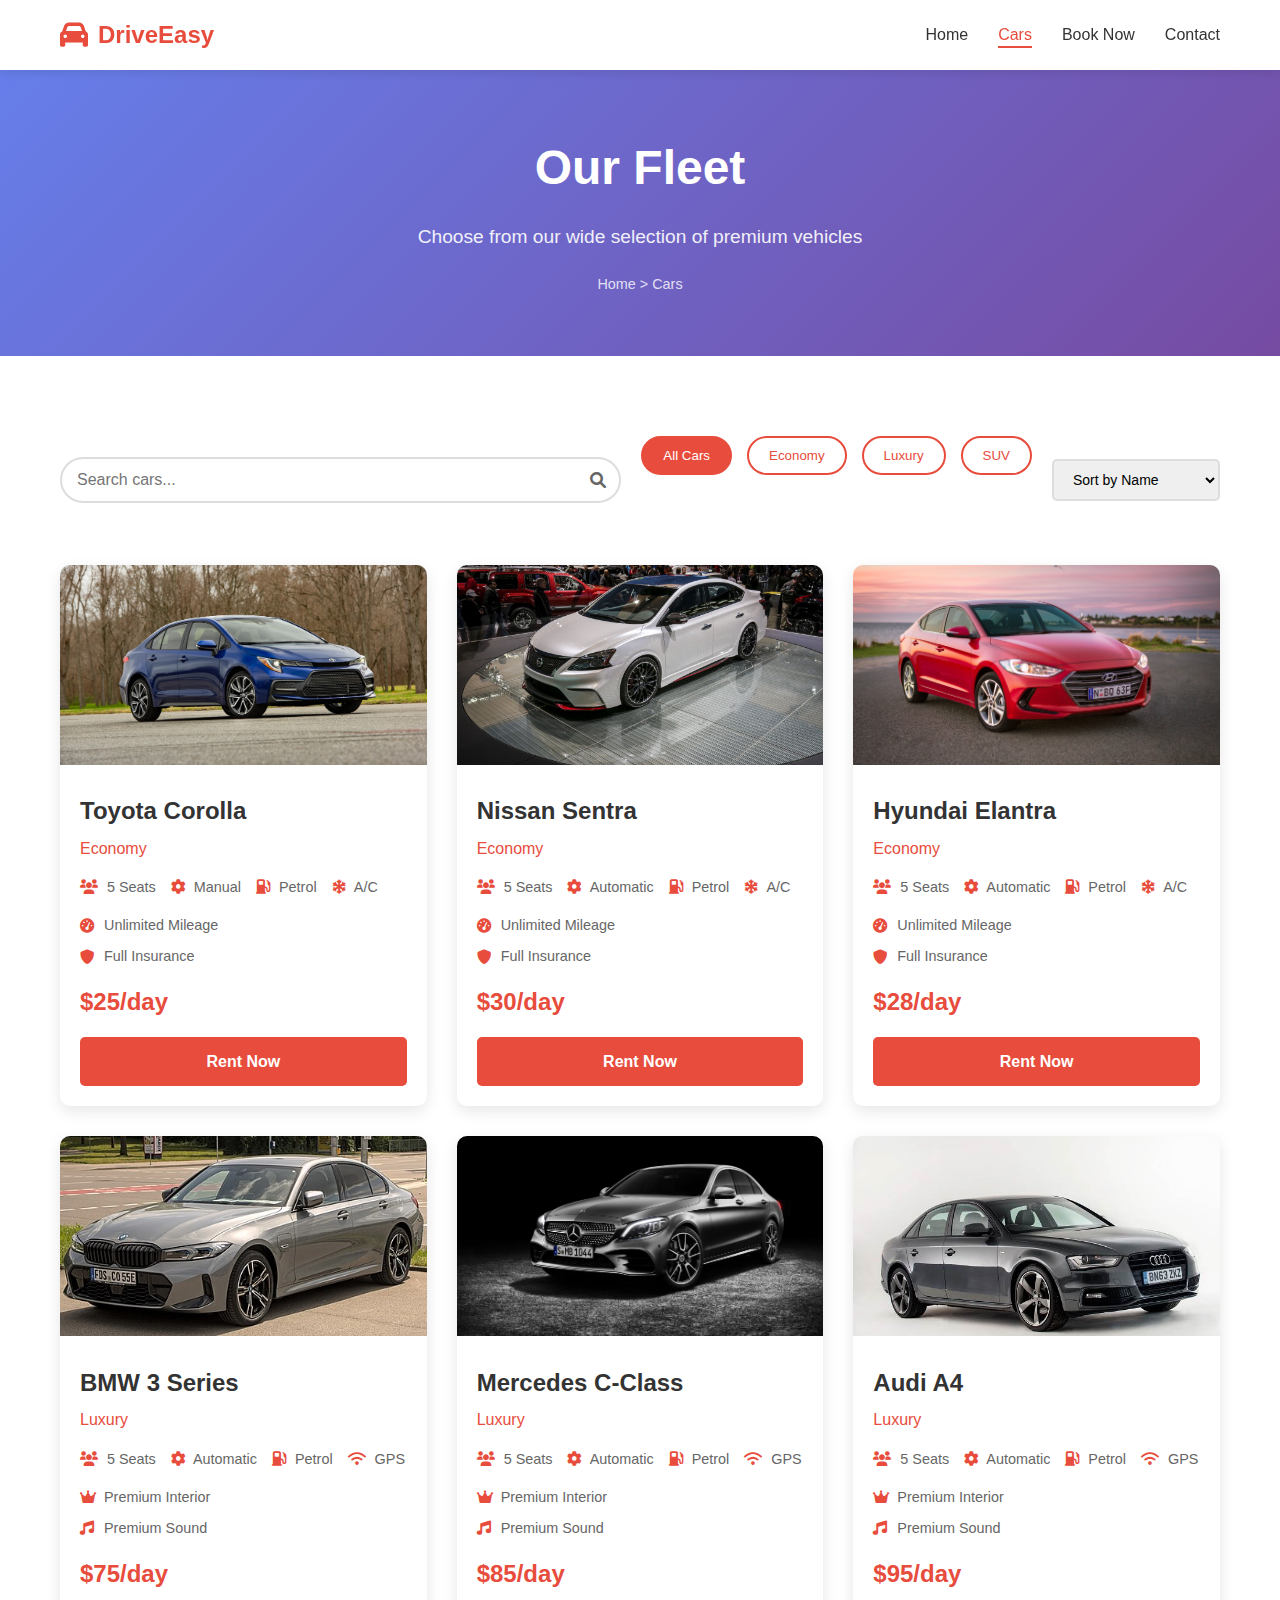
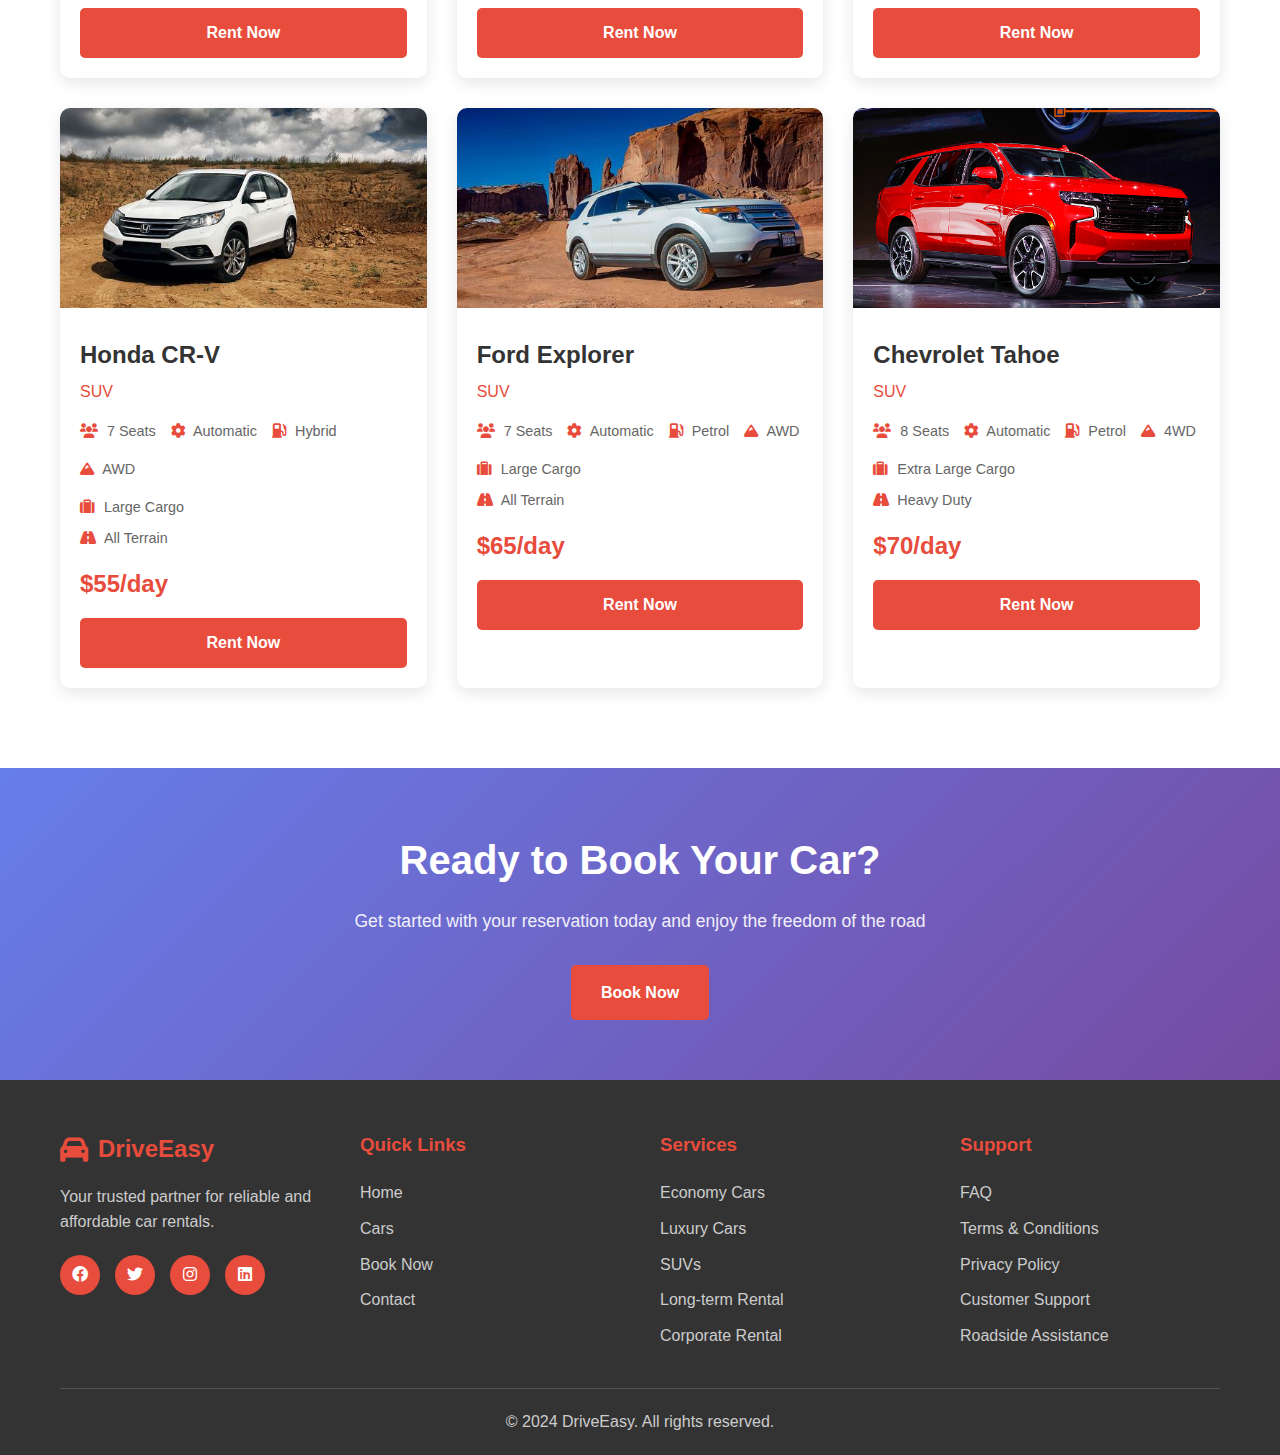
<file: cars.html>
<!DOCTYPE html>
<html lang="en">
<head>
    <meta charset="UTF-8">
    <meta name="viewport" content="width=device-width, initial-scale=1.0">
    <title>Our Cars - DriveEasy Car Rental</title>
    <link rel="stylesheet" href="styles.css">
    <link href="https://cdnjs.cloudflare.com/ajax/libs/font-awesome/6.0.0/css/all.min.css" rel="stylesheet">
</head>
<body>
    <!-- Navigation -->
    <nav class="navbar">
        <div class="nav-container">
            <div class="nav-logo">
                <i class="fas fa-car"></i>
                <span>DriveEasy</span>
            </div>
            <ul class="nav-menu">
                <li><a href="index.html">Home</a></li>
                <li><a href="cars.html" class="active">Cars</a></li>
                <li><a href="booking.html">Book Now</a></li>
                <li><a href="contact.html">Contact</a></li>
            </ul>
            <div class="hamburger">
                <span></span>
                <span></span>
                <span></span>
            </div>
        </div>
    </nav>

    <!-- Page Header -->
    <section class="page-header">
        <div class="container">
            <h1>Our Fleet</h1>
            <p>Choose from our wide selection of premium vehicles</p>
            <nav class="breadcrumb">
                <a href="index.html">Home</a> > <span>Cars</span>
            </nav>
        </div>
    </section>

    <!-- Cars Section -->
    <section class="cars-section">
        <div class="container">
            <!-- Search and Filter -->
            <div class="search-filter-section">
                <div class="search-box">
                    <input type="text" id="carSearch" placeholder="Search cars...">
                    <i class="fas fa-search"></i>
                </div>
                <div class="car-filters">
                    <button class="filter-btn active" data-filter="all">All Cars</button>
                    <button class="filter-btn" data-filter="economy">Economy</button>
                    <button class="filter-btn" data-filter="luxury">Luxury</button>
                    <button class="filter-btn" data-filter="suv">SUV</button>
                </div>
                <div class="sort-options">
                    <select id="sortCars">
                        <option value="name">Sort by Name</option>
                        <option value="price-low">Price: Low to High</option>
                        <option value="price-high">Price: High to Low</option>
                        <option value="seats">Number of Seats</option>
                    </select>
                </div>
            </div>

            <!-- Cars Grid -->
            <div class="cars-grid" id="carsGrid">
                <!-- Economy Cars -->
                <div class="car-card" data-category="economy" data-price="25" data-name="Toyota Corolla" data-seats="5">
                    <img src="Toyota Corolla.jpeg" alt="Toyota Corolla">
                    <div class="car-info">
                        <h3>Toyota Corolla</h3>
                        <p class="car-type">Economy</p>
                        <div class="car-features">
                            <span><i class="fas fa-users"></i> 5 Seats</span>
                            <span><i class="fas fa-cog"></i> Manual</span>
                            <span><i class="fas fa-gas-pump"></i> Petrol</span>
                            <span><i class="fas fa-snowflake"></i> A/C</span>
                        </div>
                        <div class="car-specs">
                            <div class="spec">
                                <i class="fas fa-tachometer-alt"></i>
                                <span>Unlimited Mileage</span>
                            </div>
                            <div class="spec">
                                <i class="fas fa-shield-alt"></i>
                                <span>Full Insurance</span>
                            </div>
                        </div>
                        <div class="car-price">$25/day</div>
                        <a href="booking.html?car=Toyota Corolla&price=25" class="rent-btn">Rent Now</a>
                    </div>
                </div>

                <div class="car-card" data-category="economy" data-price="30" data-name="Nissan Sentra" data-seats="5">
                    <img src="Nissan Sentra.jpg" alt="Nissan Sentra">
                    <div class="car-info">
                        <h3>Nissan Sentra</h3>
                        <p class="car-type">Economy</p>
                        <div class="car-features">
                            <span><i class="fas fa-users"></i> 5 Seats</span>
                            <span><i class="fas fa-cog"></i> Automatic</span>
                            <span><i class="fas fa-gas-pump"></i> Petrol</span>
                            <span><i class="fas fa-snowflake"></i> A/C</span>
                        </div>
                        <div class="car-specs">
                            <div class="spec">
                                <i class="fas fa-tachometer-alt"></i>
                                <span>Unlimited Mileage</span>
                            </div>
                            <div class="spec">
                                <i class="fas fa-shield-alt"></i>
                                <span>Full Insurance</span>
                            </div>
                        </div>
                        <div class="car-price">$30/day</div>
                        <a href="booking.html?car=Nissan Sentra&price=30" class="rent-btn">Rent Now</a>
                    </div>
                </div>

                <div class="car-card" data-category="economy" data-price="28" data-name="Hyundai Elantra" data-seats="5">
                    <img src="Hyundai Elantra.jpeg" alt="Hyundai Elantra">
                    <div class="car-info">
                        <h3>Hyundai Elantra</h3>
                        <p class="car-type">Economy</p>
                        <div class="car-features">
                            <span><i class="fas fa-users"></i> 5 Seats</span>
                            <span><i class="fas fa-cog"></i> Automatic</span>
                            <span><i class="fas fa-gas-pump"></i> Petrol</span>
                            <span><i class="fas fa-snowflake"></i> A/C</span>
                        </div>
                        <div class="car-specs">
                            <div class="spec">
                                <i class="fas fa-tachometer-alt"></i>
                                <span>Unlimited Mileage</span>
                            </div>
                            <div class="spec">
                                <i class="fas fa-shield-alt"></i>
                                <span>Full Insurance</span>
                            </div>
                        </div>
                        <div class="car-price">$28/day</div>
                        <a href="booking.html?car=Hyundai Elantra&price=28" class="rent-btn">Rent Now</a>
                    </div>
                </div>

                <!-- Luxury Cars -->
                <div class="car-card" data-category="luxury" data-price="75" data-name="BMW 3 Series" data-seats="5">
                    <img src="BMW 3 Series.jpg" alt="BMW 3 Series">
                    <div class="car-info">
                        <h3>BMW 3 Series</h3>
                        <p class="car-type">Luxury</p>
                        <div class="car-features">
                            <span><i class="fas fa-users"></i> 5 Seats</span>
                            <span><i class="fas fa-cog"></i> Automatic</span>
                            <span><i class="fas fa-gas-pump"></i> Petrol</span>
                            <span><i class="fas fa-wifi"></i> GPS</span>
                        </div>
                        <div class="car-specs">
                            <div class="spec">
                                <i class="fas fa-crown"></i>
                                <span>Premium Interior</span>
                            </div>
                            <div class="spec">
                                <i class="fas fa-music"></i>
                                <span>Premium Sound</span>
                            </div>
                        </div>
                        <div class="car-price">$75/day</div>
                        <a href="booking.html?car=BMW 3 Series&price=75" class="rent-btn">Rent Now</a>
                    </div>
                </div>

                <div class="car-card" data-category="luxury" data-price="85" data-name="Mercedes C-Class" data-seats="5">
                    <img src="Mercedes C-Class.jpeg" alt="Mercedes C-Class">
                    <div class="car-info">
                        <h3>Mercedes C-Class</h3>
                        <p class="car-type">Luxury</p>
                        <div class="car-features">
                            <span><i class="fas fa-users"></i> 5 Seats</span>
                            <span><i class="fas fa-cog"></i> Automatic</span>
                            <span><i class="fas fa-gas-pump"></i> Petrol</span>
                            <span><i class="fas fa-wifi"></i> GPS</span>
                        </div>
                        <div class="car-specs">
                            <div class="spec">
                                <i class="fas fa-crown"></i>
                                <span>Premium Interior</span>
                            </div>
                            <div class="spec">
                                <i class="fas fa-music"></i>
                                <span>Premium Sound</span>
                            </div>
                        </div>
                        <div class="car-price">$85/day</div>
                        <a href="booking.html?car=Mercedes C-Class&price=85" class="rent-btn">Rent Now</a>
                    </div>
                </div>

                <div class="car-card" data-category="luxury" data-price="95" data-name="Audi A4" data-seats="5">
                    <img src="Audi A4.jpeg" alt="Audi A4">
                    <div class="car-info">
                        <h3>Audi A4</h3>
                        <p class="car-type">Luxury</p>
                        <div class="car-features">
                            <span><i class="fas fa-users"></i> 5 Seats</span>
                            <span><i class="fas fa-cog"></i> Automatic</span>
                            <span><i class="fas fa-gas-pump"></i> Petrol</span>
                            <span><i class="fas fa-wifi"></i> GPS</span>
                        </div>
                        <div class="car-specs">
                            <div class="spec">
                                <i class="fas fa-crown"></i>
                                <span>Premium Interior</span>
                            </div>
                            <div class="spec">
                                <i class="fas fa-music"></i>
                                <span>Premium Sound</span>
                            </div>
                        </div>
                        <div class="car-price">$95/day</div>
                        <a href="booking.html?car=Audi A4&price=95" class="rent-btn">Rent Now</a>
                    </div>
                </div>

                <!-- SUV Cars -->
                <div class="car-card" data-category="suv" data-price="55" data-name="Honda CR-V" data-seats="7">
                    <img src="Honda CR-V.jpeg" alt="Honda CR-V">
                    <div class="car-info">
                        <h3>Honda CR-V</h3>
                        <p class="car-type">SUV</p>
                        <div class="car-features">
                            <span><i class="fas fa-users"></i> 7 Seats</span>
                            <span><i class="fas fa-cog"></i> Automatic</span>
                            <span><i class="fas fa-gas-pump"></i> Hybrid</span>
                            <span><i class="fas fa-mountain"></i> AWD</span>
                        </div>
                        <div class="car-specs">
                            <div class="spec">
                                <i class="fas fa-suitcase"></i>
                                <span>Large Cargo</span>
                            </div>
                            <div class="spec">
                                <i class="fas fa-road"></i>
                                <span>All Terrain</span>
                            </div>
                        </div>
                        <div class="car-price">$55/day</div>
                        <a href="booking.html?car=Honda CR-V&price=55" class="rent-btn">Rent Now</a>
                    </div>
                </div>

                <div class="car-card" data-category="suv" data-price="65" data-name="Ford Explorer" data-seats="7">
                    <img src="Ford Explorer.jpeg" alt="Ford Explorer">
                    <div class="car-info">
                        <h3>Ford Explorer</h3>
                        <p class="car-type">SUV</p>
                        <div class="car-features">
                            <span><i class="fas fa-users"></i> 7 Seats</span>
                            <span><i class="fas fa-cog"></i> Automatic</span>
                            <span><i class="fas fa-gas-pump"></i> Petrol</span>
                            <span><i class="fas fa-mountain"></i> AWD</span>
                        </div>
                        <div class="car-specs">
                            <div class="spec">
                                <i class="fas fa-suitcase"></i>
                                <span>Large Cargo</span>
                            </div>
                            <div class="spec">
                                <i class="fas fa-road"></i>
                                <span>All Terrain</span>
                            </div>
                        </div>
                        <div class="car-price">$65/day</div>
                        <a href="booking.html?car=Ford Explorer&price=65" class="rent-btn">Rent Now</a>
                    </div>
                </div>

                <div class="car-card" data-category="suv" data-price="70" data-name="Chevrolet Tahoe" data-seats="8">
                    <img src="Chevrolet Tahoe.jpg" alt="Chevrolet Tahoe">
                    <div class="car-info">
                        <h3>Chevrolet Tahoe</h3>
                        <p class="car-type">SUV</p>
                        <div class="car-features">
                            <span><i class="fas fa-users"></i> 8 Seats</span>
                            <span><i class="fas fa-cog"></i> Automatic</span>
                            <span><i class="fas fa-gas-pump"></i> Petrol</span>
                            <span><i class="fas fa-mountain"></i> 4WD</span>
                        </div>
                        <div class="car-specs">
                            <div class="spec">
                                <i class="fas fa-suitcase"></i>
                                <span>Extra Large Cargo</span>
                            </div>
                            <div class="spec">
                                <i class="fas fa-road"></i>
                                <span>Heavy Duty</span>
                            </div>
                        </div>
                        <div class="car-price">$70/day</div>
                        <a href="booking.html?car=Chevrolet Tahoe&price=70" class="rent-btn">Rent Now</a>
                    </div>
                </div>
            </div>

            <!-- No Results Message -->
            <div id="noResults" class="no-results" style="display: none;">
                <i class="fas fa-search"></i>
                <h3>No cars found</h3>
                <p>Try adjusting your search or filter criteria</p>
            </div>
        </div>
    </section>

    <!-- Call to Action -->
    <section class="cta-section">
        <div class="container">
            <h2>Ready to Book Your Car?</h2>
            <p>Get started with your reservation today and enjoy the freedom of the road</p>
            <a href="booking.html" class="cta-button">Book Now</a>
        </div>
    </section>

    <!-- Footer -->
    <footer class="footer">
        <div class="container">
            <div class="footer-content">
                <div class="footer-section">
                    <div class="footer-logo">
                        <i class="fas fa-car"></i>
                        <span>DriveEasy</span>
                    </div>
                    <p>Your trusted partner for reliable and affordable car rentals.</p>
                    <div class="social-links">
                        <a href="#"><i class="fab fa-facebook"></i></a>
                        <a href="#"><i class="fab fa-twitter"></i></a>
                        <a href="#"><i class="fab fa-instagram"></i></a>
                        <a href="#"><i class="fab fa-linkedin"></i></a>
                    </div>
                </div>
                <div class="footer-section">
                    <h3>Quick Links</h3>
                    <ul>
                        <li><a href="index.html">Home</a></li>
                        <li><a href="cars.html">Cars</a></li>
                        <li><a href="booking.html">Book Now</a></li>
                        <li><a href="contact.html">Contact</a></li>
                    </ul>
                </div>
                <div class="footer-section">
                    <h3>Services</h3>
                    <ul>
                        <li><a href="cars.html?filter=economy">Economy Cars</a></li>
                        <li><a href="cars.html?filter=luxury">Luxury Cars</a></li>
                        <li><a href="cars.html?filter=suv">SUVs</a></li>
                        <li><a href="#">Long-term Rental</a></li>
                        <li><a href="#">Corporate Rental</a></li>
                    </ul>
                </div>
                <div class="footer-section">
                    <h3>Support</h3>
                    <ul>
                        <li><a href="#">FAQ</a></li>
                        <li><a href="#">Terms & Conditions</a></li>
                        <li><a href="#">Privacy Policy</a></li>
                        <li><a href="contact.html">Customer Support</a></li>
                        <li><a href="#">Roadside Assistance</a></li>
                    </ul>
                </div>
            </div>
            <div class="footer-bottom">
                <p>&copy; 2024 DriveEasy. All rights reserved.</p>
            </div>
        </div>
    </footer>

    <script src="script.js"></script>
</body>
</html>
</file>
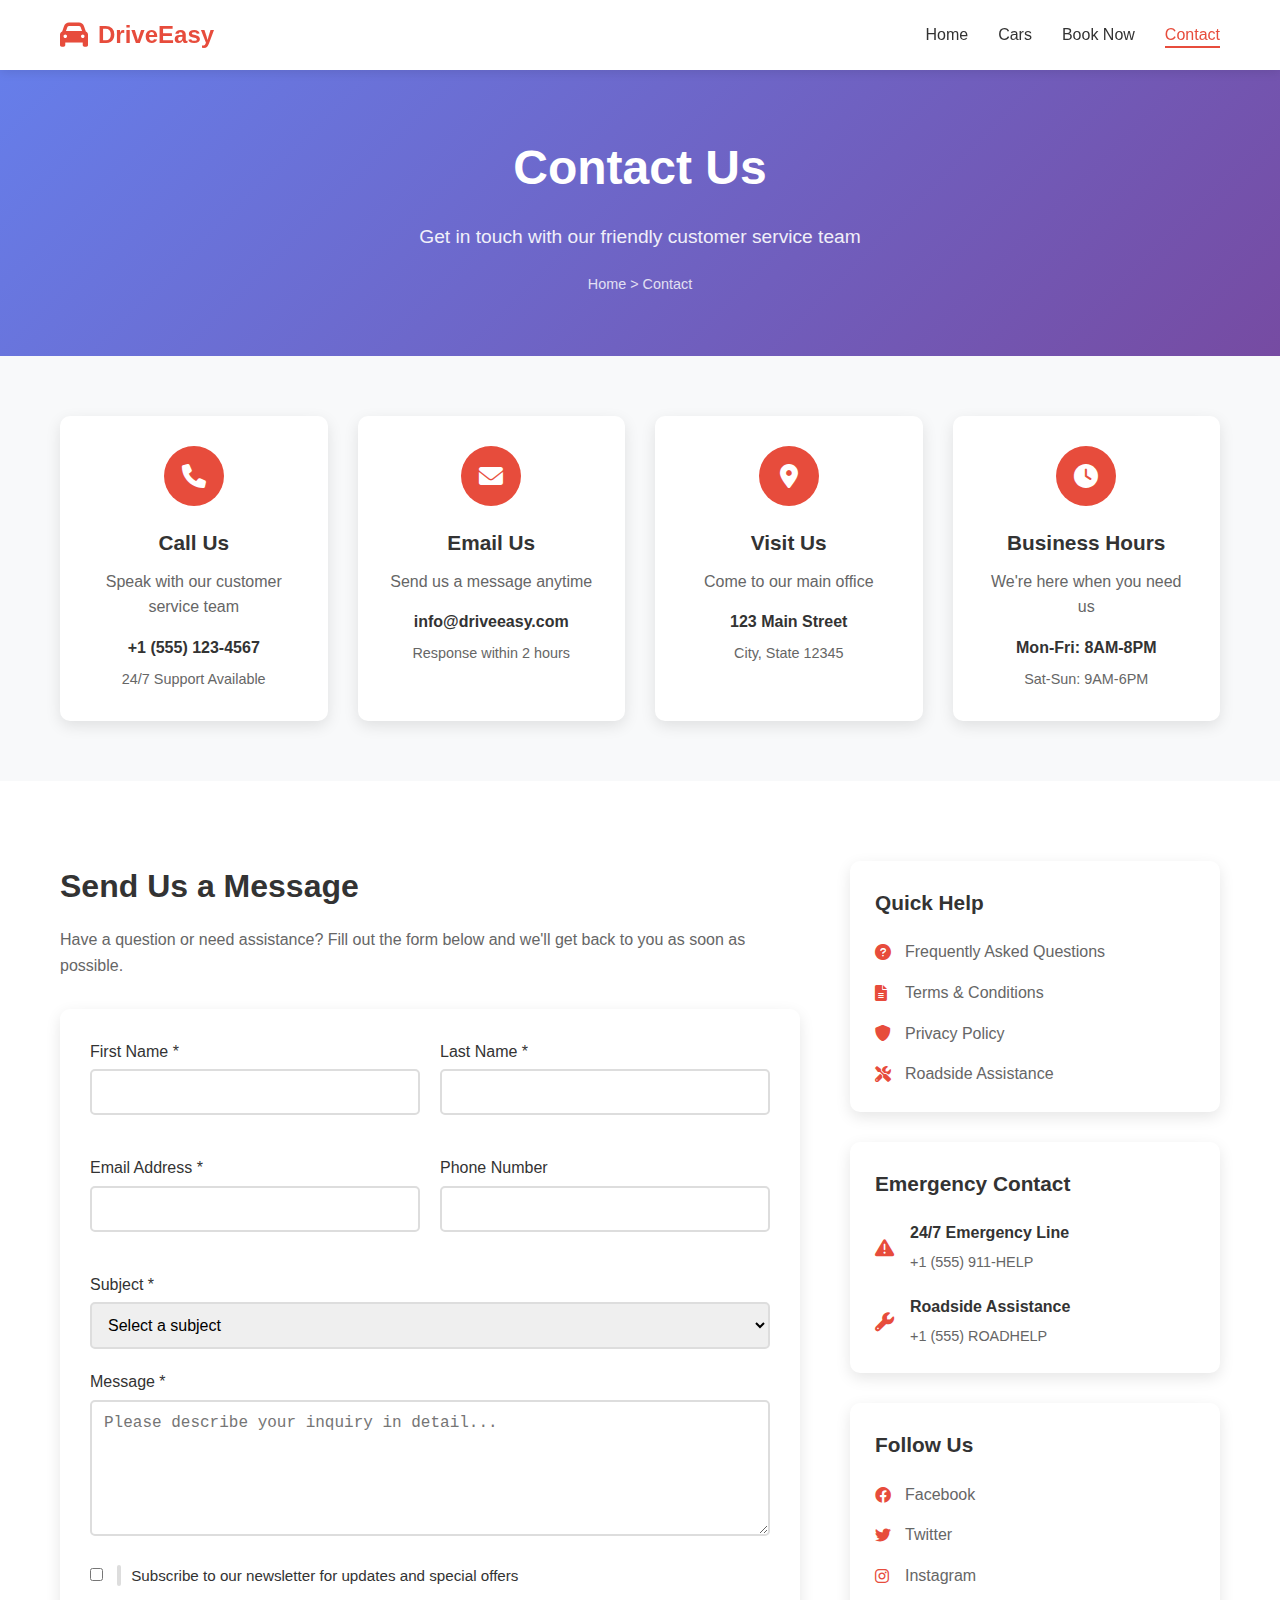
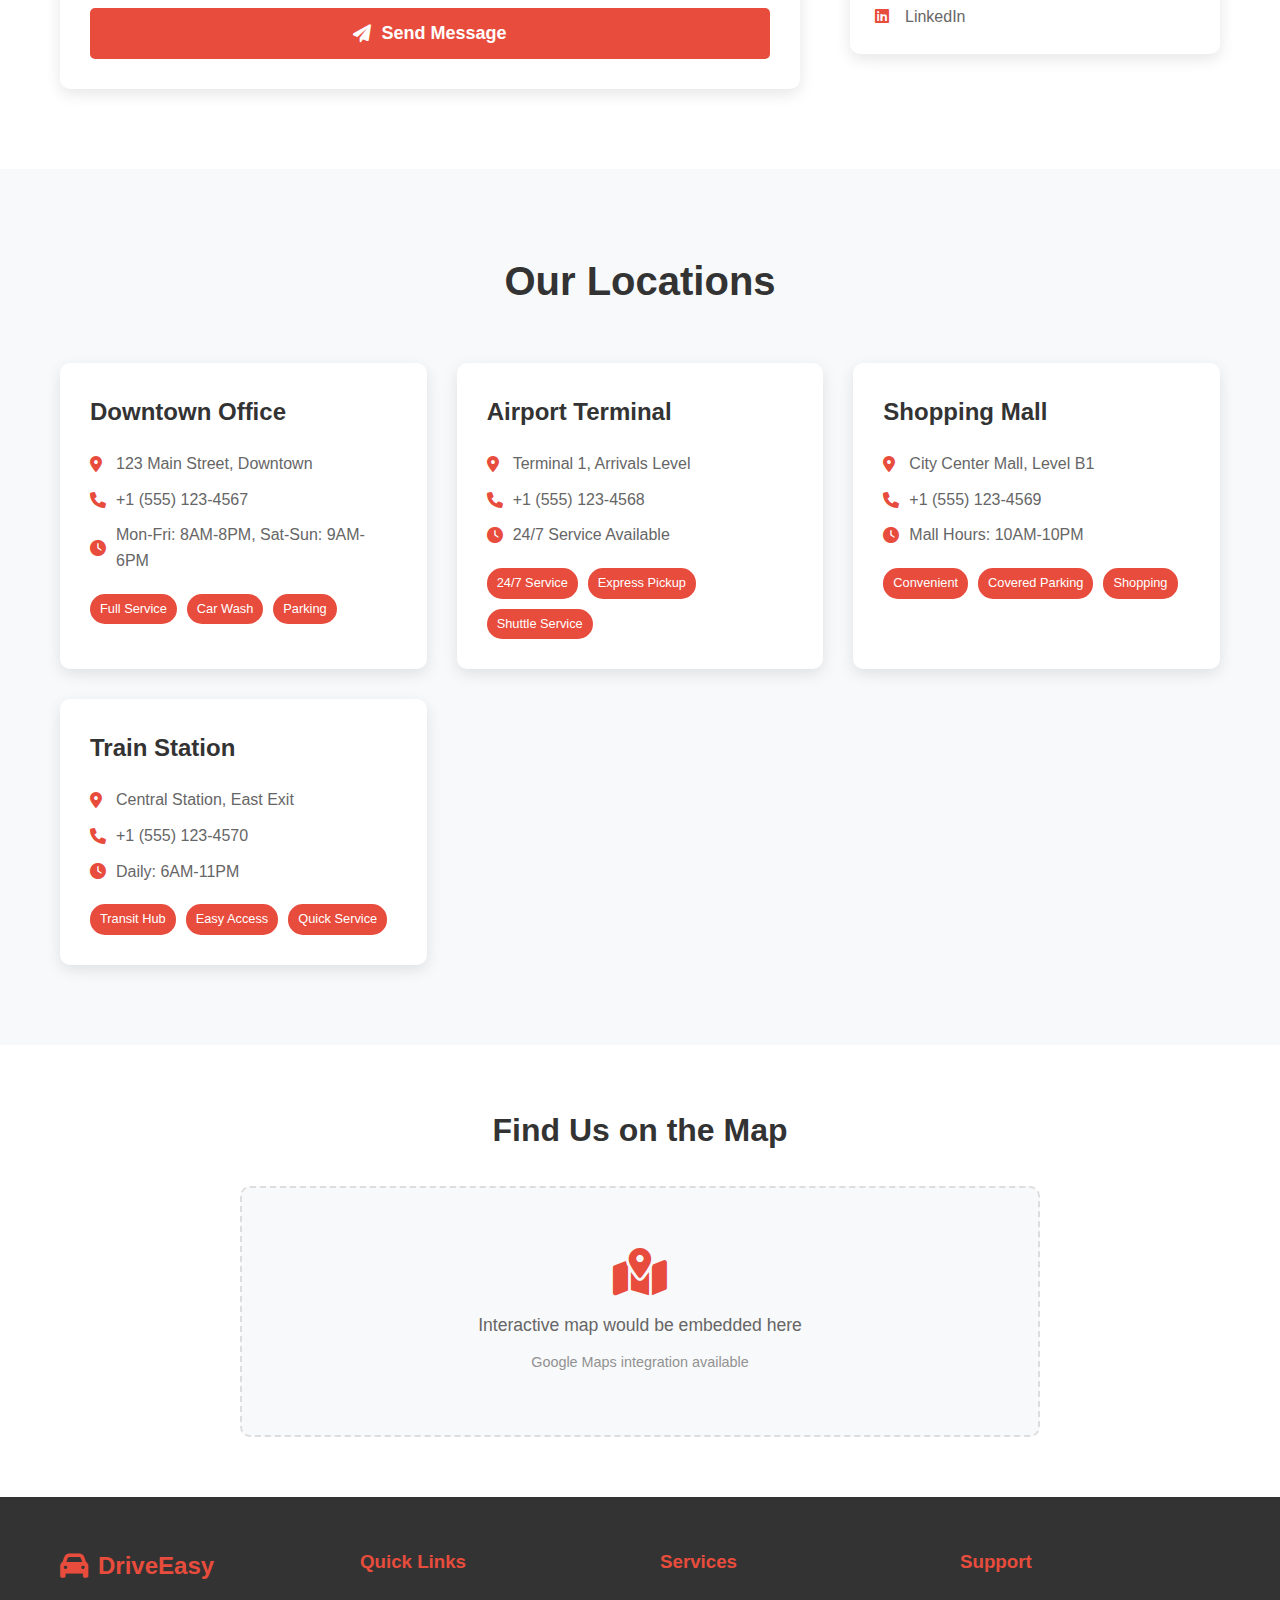
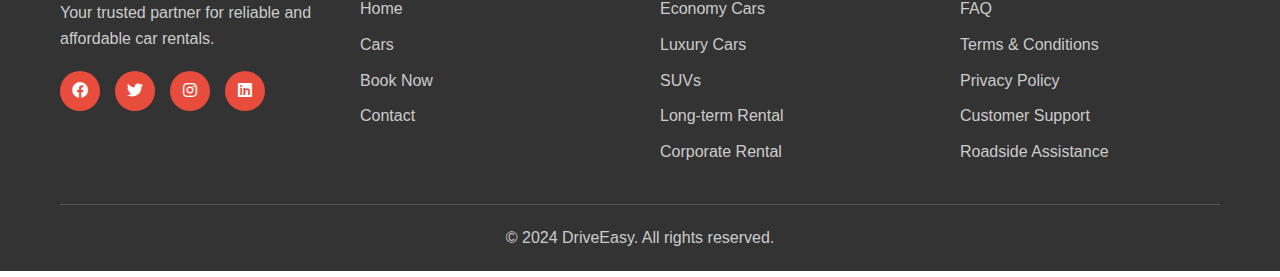
<file: contact.html>
<!DOCTYPE html>
<html lang="en">
<head>
    <meta charset="UTF-8">
    <meta name="viewport" content="width=device-width, initial-scale=1.0">
    <title>Contact Us - DriveEasy Car Rental</title>
    <link rel="stylesheet" href="styles.css">
    <link href="https://cdnjs.cloudflare.com/ajax/libs/font-awesome/6.0.0/css/all.min.css" rel="stylesheet">
</head>
<body>
    <!-- Navigation -->
    <nav class="navbar">
        <div class="nav-container">
            <div class="nav-logo">
                <i class="fas fa-car"></i>
                <span>DriveEasy</span>
            </div>
            <ul class="nav-menu">
                <li><a href="index.html">Home</a></li>
                <li><a href="cars.html">Cars</a></li>
                <li><a href="booking.html">Book Now</a></li>
                <li><a href="contact.html" class="active">Contact</a></li>
            </ul>
            <div class="hamburger">
                <span></span>
                <span></span>
                <span></span>
            </div>
        </div>
    </nav>

    <!-- Page Header -->
    <section class="page-header">
        <div class="container">
            <h1>Contact Us</h1>
            <p>Get in touch with our friendly customer service team</p>
            <nav class="breadcrumb">
                <a href="index.html">Home</a> > <span>Contact</span>
            </nav>
        </div>
    </section>

    <!-- Contact Information -->
    <section class="contact-info-section">
        <div class="container">
            <div class="contact-info-grid">
                <div class="contact-card">
                    <div class="contact-icon">
                        <i class="fas fa-phone"></i>
                    </div>
                    <h3>Call Us</h3>
                    <p>Speak with our customer service team</p>
                    <div class="contact-details">
                        <strong>+1 (555) 123-4567</strong>
                        <span>24/7 Support Available</span>
                    </div>
                </div>
                <div class="contact-card">
                    <div class="contact-icon">
                        <i class="fas fa-envelope"></i>
                    </div>
                    <h3>Email Us</h3>
                    <p>Send us a message anytime</p>
                    <div class="contact-details">
                        <strong>info@driveeasy.com</strong>
                        <span>Response within 2 hours</span>
                    </div>
                </div>
                <div class="contact-card">
                    <div class="contact-icon">
                        <i class="fas fa-map-marker-alt"></i>
                    </div>
                    <h3>Visit Us</h3>
                    <p>Come to our main office</p>
                    <div class="contact-details">
                        <strong>123 Main Street</strong>
                        <span>City, State 12345</span>
                    </div>
                </div>
                <div class="contact-card">
                    <div class="contact-icon">
                        <i class="fas fa-clock"></i>
                    </div>
                    <h3>Business Hours</h3>
                    <p>We're here when you need us</p>
                    <div class="contact-details">
                        <strong>Mon-Fri: 8AM-8PM</strong>
                        <span>Sat-Sun: 9AM-6PM</span>
                    </div>
                </div>
            </div>
        </div>
    </section>

    <!-- Contact Form Section -->
    <section class="contact-section">
        <div class="container">
            <div class="contact-content">
                <div class="contact-form-container">
                    <h2>Send Us a Message</h2>
                    <p>Have a question or need assistance? Fill out the form below and we'll get back to you as soon as possible.</p>
                    
                    <form id="contactForm" class="contact-form" action="contact.php" method="POST">
                        <div class="form-row">
                            <div class="form-group">
                                <label for="firstName">First Name *</label>
                                <input type="text" id="firstName" name="firstName" required>
                            </div>
                            <div class="form-group">
                                <label for="lastName">Last Name *</label>
                                <input type="text" id="lastName" name="lastName" required>
                            </div>
                        </div>
                        <div class="form-row">
                            <div class="form-group">
                                <label for="email">Email Address *</label>
                                <input type="email" id="email" name="email" required>
                            </div>
                            <div class="form-group">
                                <label for="phone">Phone Number</label>
                                <input type="tel" id="phone" name="phone">
                            </div>
                        </div>
                        <div class="form-group">
                            <label for="subject">Subject *</label>
                            <select id="subject" name="subject" required>
                                <option value="">Select a subject</option>
                                <option value="general">General Inquiry</option>
                                <option value="booking">Booking Question</option>
                                <option value="support">Customer Support</option>
                                <option value="complaint">Complaint</option>
                                <option value="suggestion">Suggestion</option>
                                <option value="partnership">Partnership</option>
                            </select>
                        </div>
                        <div class="form-group">
                            <label for="message">Message *</label>
                            <textarea id="message" name="message" rows="6" required placeholder="Please describe your inquiry in detail..."></textarea>
                        </div>
                        <div class="form-group">
                            <label class="checkbox-label">
                                <input type="checkbox" name="newsletter" value="yes">
                                <span class="checkmark"></span>
                                Subscribe to our newsletter for updates and special offers
                            </label>
                        </div>
                        <button type="submit" class="submit-btn">
                            <i class="fas fa-paper-plane"></i> Send Message
                        </button>
                    </form>
                </div>

                <div class="contact-sidebar">
                    <div class="sidebar-section">
                        <h3>Quick Help</h3>
                        <div class="help-links">
                            <a href="#" class="help-link">
                                <i class="fas fa-question-circle"></i>
                                <span>Frequently Asked Questions</span>
                            </a>
                            <a href="#" class="help-link">
                                <i class="fas fa-file-alt"></i>
                                <span>Terms & Conditions</span>
                            </a>
                            <a href="#" class="help-link">
                                <i class="fas fa-shield-alt"></i>
                                <span>Privacy Policy</span>
                            </a>
                            <a href="#" class="help-link">
                                <i class="fas fa-tools"></i>
                                <span>Roadside Assistance</span>
                            </a>
                        </div>
                    </div>

                    <div class="sidebar-section">
                        <h3>Emergency Contact</h3>
                        <div class="emergency-info">
                            <div class="emergency-item">
                                <i class="fas fa-exclamation-triangle"></i>
                                <div>
                                    <strong>24/7 Emergency Line</strong>
                                    <span>+1 (555) 911-HELP</span>
                                </div>
                            </div>
                            <div class="emergency-item">
                                <i class="fas fa-wrench"></i>
                                <div>
                                    <strong>Roadside Assistance</strong>
                                    <span>+1 (555) ROADHELP</span>
                                </div>
                            </div>
                        </div>
                    </div>

                    <div class="sidebar-section">
                        <h3>Follow Us</h3>
                        <div class="social-links-large">
                            <a href="#" class="social-link">
                                <i class="fab fa-facebook"></i>
                                <span>Facebook</span>
                            </a>
                            <a href="#" class="social-link">
                                <i class="fab fa-twitter"></i>
                                <span>Twitter</span>
                            </a>
                            <a href="#" class="social-link">
                                <i class="fab fa-instagram"></i>
                                <span>Instagram</span>
                            </a>
                            <a href="#" class="social-link">
                                <i class="fab fa-linkedin"></i>
                                <span>LinkedIn</span>
                            </a>
                        </div>
                    </div>
                </div>
            </div>
        </div>
    </section>

    <!-- Locations Section -->
    <section class="locations-section">
        <div class="container">
            <h2>Our Locations</h2>
            <div class="locations-grid">
                <div class="location-card">
                    <h3>Downtown Office</h3>
                    <div class="location-info">
                        <p><i class="fas fa-map-marker-alt"></i> 123 Main Street, Downtown</p>
                        <p><i class="fas fa-phone"></i> +1 (555) 123-4567</p>
                        <p><i class="fas fa-clock"></i> Mon-Fri: 8AM-8PM, Sat-Sun: 9AM-6PM</p>
                    </div>
                    <div class="location-features">
                        <span class="feature-tag">Full Service</span>
                        <span class="feature-tag">Car Wash</span>
                        <span class="feature-tag">Parking</span>
                    </div>
                </div>
                <div class="location-card">
                    <h3>Airport Terminal</h3>
                    <div class="location-info">
                        <p><i class="fas fa-map-marker-alt"></i> Terminal 1, Arrivals Level</p>
                        <p><i class="fas fa-phone"></i> +1 (555) 123-4568</p>
                        <p><i class="fas fa-clock"></i> 24/7 Service Available</p>
                    </div>
                    <div class="location-features">
                        <span class="feature-tag">24/7 Service</span>
                        <span class="feature-tag">Express Pickup</span>
                        <span class="feature-tag">Shuttle Service</span>
                    </div>
                </div>
                <div class="location-card">
                    <h3>Shopping Mall</h3>
                    <div class="location-info">
                        <p><i class="fas fa-map-marker-alt"></i> City Center Mall, Level B1</p>
                        <p><i class="fas fa-phone"></i> +1 (555) 123-4569</p>
                        <p><i class="fas fa-clock"></i> Mall Hours: 10AM-10PM</p>
                    </div>
                    <div class="location-features">
                        <span class="feature-tag">Convenient</span>
                        <span class="feature-tag">Covered Parking</span>
                        <span class="feature-tag">Shopping</span>
                    </div>
                </div>
                <div class="location-card">
                    <h3>Train Station</h3>
                    <div class="location-info">
                        <p><i class="fas fa-map-marker-alt"></i> Central Station, East Exit</p>
                        <p><i class="fas fa-phone"></i> +1 (555) 123-4570</p>
                        <p><i class="fas fa-clock"></i> Daily: 6AM-11PM</p>
                    </div>
                    <div class="location-features">
                        <span class="feature-tag">Transit Hub</span>
                        <span class="feature-tag">Easy Access</span>
                        <span class="feature-tag">Quick Service</span>
                    </div>
                </div>
            </div>
        </div>
    </section>

    <!-- Map Section -->
    <section class="map-section">
        <div class="container">
            <h2>Find Us on the Map</h2>
            <div class="map-container">
                <div class="map-placeholder">
                    <i class="fas fa-map-marked-alt"></i>
                    <p>Interactive map would be embedded here</p>
                    <small>Google Maps integration available</small>
                </div>
            </div>
        </div>
    </section>

    <!-- Footer -->
    <footer class="footer">
        <div class="container">
            <div class="footer-content">
                <div class="footer-section">
                    <div class="footer-logo">
                        <i class="fas fa-car"></i>
                        <span>DriveEasy</span>
                    </div>
                    <p>Your trusted partner for reliable and affordable car rentals.</p>
                    <div class="social-links">
                        <a href="#"><i class="fab fa-facebook"></i></a>
                        <a href="#"><i class="fab fa-twitter"></i></a>
                        <a href="#"><i class="fab fa-instagram"></i></a>
                        <a href="#"><i class="fab fa-linkedin"></i></a>
                    </div>
                </div>
                <div class="footer-section">
                    <h3>Quick Links</h3>
                    <ul>
                        <li><a href="index.html">Home</a></li>
                        <li><a href="cars.html">Cars</a></li>
                        <li><a href="booking.html">Book Now</a></li>
                        <li><a href="contact.html">Contact</a></li>
                    </ul>
                </div>
                <div class="footer-section">
                    <h3>Services</h3>
                    <ul>
                        <li><a href="cars.html?filter=economy">Economy Cars</a></li>
                        <li><a href="cars.html?filter=luxury">Luxury Cars</a></li>
                        <li><a href="cars.html?filter=suv">SUVs</a></li>
                        <li><a href="#">Long-term Rental</a></li>
                        <li><a href="#">Corporate Rental</a></li>
                    </ul>
                </div>
                <div class="footer-section">
                    <h3>Support</h3>
                    <ul>
                        <li><a href="#">FAQ</a></li>
                        <li><a href="#">Terms & Conditions</a></li>
                        <li><a href="#">Privacy Policy</a></li>
                        <li><a href="contact.html">Customer Support</a></li>
                        <li><a href="#">Roadside Assistance</a></li>
                    </ul>
                </div>
            </div>
            <div class="footer-bottom">
                <p>&copy; 2024 DriveEasy. All rights reserved.</p>
            </div>
        </div>
    </footer>

    <script src="script.js"></script>
</body>
</html>
</file>
<file: styles.css>
* {
    margin: 0;
    padding: 0;
    box-sizing: border-box;
}

body {
    font-family: 'Arial', sans-serif;
    line-height: 1.6;
    color: #333;
}

.container {
    max-width: 1200px;
    margin: 0 auto;
    padding: 0 20px;
}

.text-center {
    text-align: center;
}

/* Navigation */
.navbar {
    background: #fff;
    box-shadow: 0 2px 10px rgba(0,0,0,0.1);
    position: fixed;
    top: 0;
    width: 100%;
    z-index: 1000;
}

.nav-container {
    max-width: 1200px;
    margin: 0 auto;
    padding: 0 20px;
    display: flex;
    justify-content: space-between;
    align-items: center;
    height: 70px;
}

.nav-logo {
    display: flex;
    align-items: center;
    font-size: 24px;
    font-weight: bold;
    color: #e74c3c;
}

.nav-logo i {
    margin-right: 10px;
    font-size: 28px;
}

.nav-menu {
    display: flex;
    list-style: none;
    gap: 30px;
}

.nav-menu a {
    text-decoration: none;
    color: #333;
    font-weight: 500;
    transition: color 0.3s;
    position: relative;
}

.nav-menu a:hover,
.nav-menu a.active {
    color: #e74c3c;
}

.nav-menu a.active::after {
    content: '';
    position: absolute;
    bottom: -5px;
    left: 0;
    width: 100%;
    height: 2px;
    background: #e74c3c;
}

.hamburger {
    display: none;
    flex-direction: column;
    cursor: pointer;
}

.hamburger span {
    width: 25px;
    height: 3px;
    background: #333;
    margin: 3px 0;
    transition: 0.3s;
}

/* Page Header */
.page-header {
    margin-top: 70px;
    padding: 60px 20px;
    background: linear-gradient(135deg, #667eea 0%, #764ba2 100%);
    color: white;
    text-align: center;
}

.page-header h1 {
    font-size: 3rem;
    margin-bottom: 15px;
}

.page-header p {
    font-size: 1.2rem;
    margin-bottom: 20px;
    opacity: 0.9;
}

.breadcrumb {
    font-size: 0.9rem;
    opacity: 0.8;
}

.breadcrumb a {
    color: white;
    text-decoration: none;
}

.breadcrumb a:hover {
    text-decoration: underline;
}

/* Hero Section */
.hero {
    margin-top: 70px;
    padding: 80px 20px;
    background: linear-gradient(135deg, #667eea 0%, #764ba2 100%);
    color: white;
    display: flex;
    align-items: center;
    min-height: 600px;
}

.hero-content {
    flex: 1;
    max-width: 600px;
}

.hero h1 {
    font-size: 3.5rem;
    margin-bottom: 20px;
    line-height: 1.2;
}

.hero p {
    font-size: 1.2rem;
    margin-bottom: 30px;
    opacity: 0.9;
}

.hero-buttons {
    display: flex;
    gap: 20px;
    flex-wrap: wrap;
}

.cta-button {
    display: inline-block;
    background: #e74c3c;
    color: white;
    padding: 15px 30px;
    text-decoration: none;
    border-radius: 5px;
    font-weight: bold;
    transition: all 0.3s;
}

.cta-button:hover {
    background: #c0392b;
    transform: translateY(-2px);
}

.cta-button.secondary {
    background: transparent;
    border: 2px solid white;
}

.cta-button.secondary:hover {
    background: white;
    color: #667eea;
}

.hero-image {
    flex: 1;
    text-align: center;
}

.hero-image img {
    max-width: 100%;
    height: auto;
    border-radius: 10px;
}

/* Features Section */
.features {
    padding: 80px 20px;
    background: #f8f9fa;
}

.features h2 {
    text-align: center;
    font-size: 2.5rem;
    margin-bottom: 50px;
    color: #333;
}


.features-grid {
    display: grid;
    grid-template-columns: repeat(auto-fit, minmax(300px, 1fr));
    gap: 30px;
}

.feature-card {
    background: white;
    padding: 40px 30px;
    border-radius: 10px;
    text-align: center;
    box-shadow: 0 5px 15px rgba(0,0,0,0.1);
    transition: transform 0.3s;
}

.feature-card:hover {
    transform: translateY(-5px);
}

.feature-card i {
    font-size: 3rem;
    color: #e74c3c;
    margin-bottom: 20px;
}

.feature-card h3 {
    font-size: 1.5rem;
    margin-bottom: 15px;
    color: #333;
}

.feature-card p {
    color: #666;
    line-height: 1.6;
}

/* Stats Section */
.stats-section {
    padding: 60px 20px;
    background: #333;
    color: white;
}

.stats-grid {
    display: grid;
    grid-template-columns: repeat(auto-fit, minmax(200px, 1fr));
    gap: 40px;
    text-align: center;
}

.stat-item {
    padding: 20px;
}

.stat-number {
    font-size: 3rem;
    font-weight: bold;
    color: #e74c3c;
    margin-bottom: 10px;
}

.stat-label {
    font-size: 1.1rem;
    opacity: 0.9;
}

/* Featured Cars Section */
.featured-cars {
    padding: 80px 20px;
}

.featured-cars h2 {
    text-align: center;
    font-size: 2.5rem;
    margin-bottom: 15px;
    color: #333;
}

.section-subtitle {
    text-align: center;
    font-size: 1.1rem;
    color: #666;
    margin-bottom: 50px;
}

.car-badge {
    position: absolute;
    top: 15px;
    right: 15px;
    background: #e74c3c;
    color: white;
    padding: 5px 10px;
    border-radius: 15px;
    font-size: 0.8rem;
    font-weight: bold;
}

/* Testimonials Section */
.testimonials {
    padding: 80px 20px;
    background: #f8f9fa;
}

.testimonials h2 {
    text-align: center;
    font-size: 2.5rem;
    margin-bottom: 50px;
    color: #333;
}

.testimonials-grid {
    display: grid;
    grid-template-columns: repeat(auto-fit, minmax(300px, 1fr));
    gap: 30px;
}

.testimonial-card {
    background: white;
    padding: 30px;
    border-radius: 10px;
    box-shadow: 0 5px 15px rgba(0,0,0,0.1);
}

.stars {
    color: #ffd700;
    margin-bottom: 15px;
}

.testimonial-card p {
    font-style: italic;
    margin-bottom: 20px;
    color: #666;
    line-height: 1.6;
}

.customer-info strong {
    display: block;
    color: #333;
    margin-bottom: 5px;
}

.customer-info span {
    color: #666;
    font-size: 0.9rem;
}

/* Search and Filter Section */
.search-filter-section {
    display: flex;
    justify-content: space-between;
    align-items: center;
    margin-bottom: 40px;
    gap: 20px;
    flex-wrap: wrap;
}

.search-box {
    position: relative;
    flex: 1;
    min-width: 250px;
}

.search-box input {
    width: 100%;
    padding: 12px 40px 12px 15px;
    border: 2px solid #ddd;
    border-radius: 25px;
    font-size: 16px;
}

.search-box i {
    position: absolute;
    right: 15px;
    top: 50%;
    transform: translateY(-50%);
    color: #666;
}

.sort-options select {
    padding: 10px 15px;
    border: 2px solid #ddd;
    border-radius: 5px;
    font-size: 14px;
}

/* Cars Section */
.cars-section {
    padding: 80px 20px;
}

.cars-section h2 {
    text-align: center;
    font-size: 2.5rem;
    margin-bottom: 30px;
    color: #333;
}

.car-filters {
    display: flex;
    justify-content: center;
    gap: 15px;
    margin-bottom: 50px;
    flex-wrap: wrap;
}

.filter-btn {
    padding: 10px 20px;
    border: 2px solid #e74c3c;
    background: transparent;
    color: #e74c3c;
    border-radius: 25px;
    cursor: pointer;
    transition: all 0.3s;
    font-weight: 500;
}

.filter-btn.active,
.filter-btn:hover {
    background: #e74c3c;
    color: white;
}

.cars-grid {
    display: grid;
    grid-template-columns: repeat(auto-fit, minmax(320px, 1fr));
    gap: 30px;
}

.car-card {
    background: white;
    border-radius: 10px;
    overflow: hidden;
    box-shadow: 0 5px 15px rgba(0,0,0,0.1);
    transition: transform 0.3s;
    position: relative;
}

.car-card:hover {
    transform: translateY(-5px);
}

.car-card.featured {
    border: 2px solid #e74c3c;
}

.car-card img {
    width: 100%;
    height: 200px;
    object-fit: cover;
}

.car-info {
    padding: 20px;
}

.car-info h3 {
    font-size: 1.5rem;
    margin-bottom: 5px;
    color: #333;
}

.car-type {
    color: #e74c3c;
    font-weight: 500;
    margin-bottom: 15px;
}

.car-features {
    display: flex;
    gap: 15px;
    margin-bottom: 15px;
    flex-wrap: wrap;
}

.car-features span {
    font-size: 0.9rem;
    color: #666;
}

.car-features i {
    margin-right: 5px;
    color: #e74c3c;
}

.car-specs {
    margin-bottom: 15px;
}

.spec {
    display: flex;
    align-items: center;
    margin-bottom: 8px;
    font-size: 0.9rem;
    color: #666;
}

.spec i {
    margin-right: 8px;
    color: #e74c3c;
    width: 16px;
}

.car-price {
    font-size: 1.5rem;
    font-weight: bold;
    color: #e74c3c;
    margin-bottom: 15px;
}

.rent-btn {
    width: 100%;
    padding: 12px;
    background: #e74c3c;
    color: white;
    border: none;
    border-radius: 5px;
    font-weight: bold;
    cursor: pointer;
    transition: background 0.3s;
    text-decoration: none;
    display: inline-block;
    text-align: center;
}

.rent-btn:hover {
    background: #c0392b;
}

.no-results {
    text-align: center;
    padding: 60px 20px;
    color: #666;
}

.no-results i {
    font-size: 4rem;
    margin-bottom: 20px;
    opacity: 0.5;
}

.no-results h3 {
    font-size: 1.5rem;
    margin-bottom: 10px;
}

/* CTA Section */
.cta-section {
    padding: 60px 20px;
    background: linear-gradient(135deg, #667eea 0%, #764ba2 100%);
    color: white;
    text-align: center;
}

.cta-section h2 {
    font-size: 2.5rem;
    margin-bottom: 15px;
}

.cta-section p {
    font-size: 1.1rem;
    margin-bottom: 30px;
    opacity: 0.9;
}

/* Booking Steps */
.booking-steps {
    padding: 40px 20px;
    background: #f8f9fa;
}

.steps {
    display: flex;
    justify-content: center;
    align-items: center;
    gap: 40px;
    max-width: 600px;
    margin: 0 auto;
}

.step {
    display: flex;
    flex-direction: column;
    align-items: center;
    text-align: center;
}

.step-number {
    width: 50px;
    height: 50px;
    border-radius: 50%;
    background: #ddd;
    color: #666;
    display: flex;
    align-items: center;
    justify-content: center;
    font-weight: bold;
    font-size: 1.2rem;
    margin-bottom: 10px;
}

.step.active .step-number {
    background: #e74c3c;
    color: white;
}

.step-title {
    font-weight: 500;
    color: #333;
}

/* Quick Selection */
.quick-selection {
    padding: 60px 20px;
    background: #f8f9fa;
}

.quick-selection h2 {
    text-align: center;
    font-size: 2rem;
    margin-bottom: 15px;
    color: #333;
}

.quick-selection p {
    text-align: center;
    color: #666;
    margin-bottom: 40px;
}

.quick-cars {
    display: flex;
    justify-content: center;
    gap: 30px;
    margin-bottom: 30px;
    flex-wrap: wrap;
}

.quick-car {
    background: white;
    border-radius: 10px;
    padding: 20px;
    text-align: center;
    cursor: pointer;
    transition: all 0.3s;
    box-shadow: 0 3px 10px rgba(0,0,0,0.1);
    min-width: 200px;
}

.quick-car:hover {
    transform: translateY(-3px);
    box-shadow: 0 5px 20px rgba(0,0,0,0.15);
}

.quick-car img {
    width: 100%;
    height: 100px;
    object-fit: cover;
    border-radius: 5px;
    margin-bottom: 15px;
}

.quick-car-info h4 {
    margin-bottom: 5px;
    color: #333;
}

.quick-car-info span {
    color: #e74c3c;
    font-weight: bold;
}

.link-button {
    color: #e74c3c;
    text-decoration: none;
    font-weight: 500;
}

.link-button:hover {
    text-decoration: underline;
}

/* Booking Section */
.booking-section {
    padding: 80px 20px;
}

.booking-container {
    display: grid;
    grid-template-columns: 2fr 1fr;
    gap: 50px;
    max-width: 1200px;
    margin: 0 auto;
}

.booking-form-container h2 {
    font-size: 2rem;
    margin-bottom: 30px;
    color: #333;
}

.booking-form {
    background: white;
    padding: 40px;
    border-radius: 10px;
    box-shadow: 0 5px 15px rgba(0,0,0,0.1);
}

.form-section {
    margin-bottom: 40px;
    padding-bottom: 30px;
    border-bottom: 1px solid #eee;
}

.form-section:last-child {
    border-bottom: none;
    margin-bottom: 0;
}

.form-section h3 {
    font-size: 1.3rem;
    margin-bottom: 20px;
    color: #333;
    display: flex;
    align-items: center;
    gap: 10px;
}

.form-section h3 i {
    color: #e74c3c;
}

.form-row {
    display: grid;
    grid-template-columns: 1fr 1fr;
    gap: 20px;
    margin-bottom: 20px;
}

.form-group {
    margin-bottom: 20px;
}

.form-group label {
    display: block;
    margin-bottom: 5px;
    font-weight: 500;
    color: #333;
}

.form-group input,
.form-group select,
.form-group textarea {
    width: 100%;
    padding: 12px;
    border: 2px solid #ddd;
    border-radius: 5px;
    font-size: 16px;
    transition: border-color 0.3s;
}

.form-group input:focus,
.form-group select:focus,
.form-group textarea:focus {
    outline: none;
    border-color: #e74c3c;
}

.checkbox-group {
    display: grid;
    gap: 15px;
}

.checkbox-label {
    display: flex;
    align-items: center;
    cursor: pointer;
    font-size: 0.95rem;
}

.checkbox-label input[type="checkbox"] {
    width: auto;
    margin-right: 10px;
}

.checkmark {
    width: 20px;
    height: 20px;
    border: 2px solid #ddd;
    border-radius: 3px;
    margin-right: 10px;
    position: relative;
}

.checkbox-label input[type="checkbox"]:checked + .checkmark {
    background: #e74c3c;
    border-color: #e74c3c;
}

.checkbox-label input[type="checkbox"]:checked + .checkmark::after {
    content: '✓';
    position: absolute;
    top: 50%;
    left: 50%;
    transform: translate(-50%, -50%);
    color: white;
    font-weight: bold;
}

.submit-btn {
    width: 100%;
    padding: 15px;
    background: #e74c3c;
    color: white;
    border: none;
    border-radius: 5px;
    font-size: 18px;
    font-weight: bold;
    cursor: pointer;
    transition: background 0.3s;
    display: flex;
    align-items: center;
    justify-content: center;
    gap: 10px;
}

.submit-btn:hover {
    background: #c0392b;
}

/* Booking Summary */
.booking-summary {
    background: white;
    padding: 30px;
    border-radius: 10px;
    box-shadow: 0 5px 15px rgba(0,0,0,0.1);
    height: fit-content;
    position: sticky;
    top: 100px;
}

.booking-summary h3 {
    font-size: 1.5rem;
    margin-bottom: 20px;
    color: #333;
    text-align: center;
}

.summary-item {
    display: flex;
    justify-content: space-between;
    margin-bottom: 15px;
    padding-bottom: 10px;
    border-bottom: 1px solid #eee;
}

.summary-total {
    display: flex;
    justify-content: space-between;
    font-size: 1.2rem;
    font-weight: bold;
    color: #e74c3c;
    margin-top: 15px;
}

.summary-note {
    margin-top: 20px;
    padding: 15px;
    background: #f8f9fa;
    border-radius: 5px;
    font-size: 0.9rem;
    color: #666;
}

.summary-note i {
    color: #e74c3c;
    margin-right: 8px;
}

/* Contact Info Section */
.contact-info-section {
    padding: 60px 20px;
    background: #f8f9fa;
}

.contact-info-grid {
    display: grid;
    grid-template-columns: repeat(auto-fit, minmax(250px, 1fr));
    gap: 30px;
}

.contact-card {
    background: white;
    padding: 30px;
    border-radius: 10px;
    text-align: center;
    box-shadow: 0 5px 15px rgba(0,0,0,0.1);
    transition: transform 0.3s;
}

.contact-card:hover {
    transform: translateY(-5px);
}

.contact-icon {
    width: 60px;
    height: 60px;
    background: #e74c3c;
    border-radius: 50%;
    display: flex;
    align-items: center;
    justify-content: center;
    margin: 0 auto 20px;
}

.contact-icon i {
    font-size: 1.5rem;
    color: white;
}

.contact-card h3 {
    font-size: 1.3rem;
    margin-bottom: 10px;
    color: #333;
}

.contact-card p {
    color: #666;
    margin-bottom: 15px;
}

.contact-details strong {
    display: block;
    color: #333;
    margin-bottom: 5px;
}

.contact-details span {
    color: #666;
    font-size: 0.9rem;
}

/* Contact Section */
.contact-section {
    padding: 80px 20px;
}

.contact-content {
    display: grid;
    grid-template-columns: 2fr 1fr;
    gap: 50px;
}

.contact-form-container h2 {
    font-size: 2rem;
    margin-bottom: 15px;
    color: #333;
}

.contact-form-container p {
    color: #666;
    margin-bottom: 30px;
    line-height: 1.6;
}

.contact-form {
    background: white;
    padding: 30px;
    border-radius: 10px;
    box-shadow: 0 5px 15px rgba(0,0,0,0.1);
}

.contact-sidebar {
    display: flex;
    flex-direction: column;
    gap: 30px;
}

.sidebar-section {
    background: white;
    padding: 25px;
    border-radius: 10px;
    box-shadow: 0 5px 15px rgba(0,0,0,0.1);
}

.sidebar-section h3 {
    font-size: 1.3rem;
    margin-bottom: 20px;
    color: #333;
}

.help-links {
    display: flex;
    flex-direction: column;
    gap: 15px;
}

.help-link {
    display: flex;
    align-items: center;
    gap: 10px;
    color: #666;
    text-decoration: none;
    transition: color 0.3s;
}

.help-link:hover {
    color: #e74c3c;
}

.help-link i {
    color: #e74c3c;
    width: 20px;
}

.emergency-info {
    display: flex;
    flex-direction: column;
    gap: 20px;
}

.emergency-item {
    display: flex;
    align-items: center;
    gap: 15px;
}

.emergency-item i {
    color: #e74c3c;
    font-size: 1.2rem;
    width: 20px;
}

.emergency-item strong {
    display: block;
    color: #333;
    margin-bottom: 3px;
}

.emergency-item span {
    color: #666;
    font-size: 0.9rem;
}

.social-links-large {
    display: flex;
    flex-direction: column;
    gap: 15px;
}

.social-link {
    display: flex;
    align-items: center;
    gap: 10px;
    color: #666;
    text-decoration: none;
    transition: color 0.3s;
}

.social-link:hover {
    color: #e74c3c;
}

.social-link i {
    color: #e74c3c;
    width: 20px;
}

/* Locations Section */
.locations-section {
    padding: 80px 20px;
    background: #f8f9fa;
}

.locations-section h2 {
    text-align: center;
    font-size: 2.5rem;
    margin-bottom: 50px;
    color: #333;
}

.locations-grid {
    display: grid;
    grid-template-columns: repeat(auto-fit, minmax(300px, 1fr));
    gap: 30px;
}

.location-card {
    background: white;
    padding: 30px;
    border-radius: 10px;
    box-shadow: 0 5px 15px rgba(0,0,0,0.1);
}

.location-card h3 {
    font-size: 1.5rem;
    margin-bottom: 20px;
    color: #333;
}

.location-info {
    margin-bottom: 20px;
}

.location-info p {
    display: flex;
    align-items: center;
    margin-bottom: 10px;
    color: #666;
}

.location-info i {
    color: #e74c3c;
    margin-right: 10px;
    width: 16px;
}

.location-features {
    display: flex;
    gap: 10px;
    flex-wrap: wrap;
}

.feature-tag {
    background: #e74c3c;
    color: white;
    padding: 5px 10px;
    border-radius: 15px;
    font-size: 0.8rem;
    font-weight: 500;
}

/* Map Section */
.map-section {
    padding: 60px 20px;
}

.map-section h2 {
    text-align: center;
    font-size: 2rem;
    margin-bottom: 30px;
    color: #333;
}

.map-container {
    max-width: 800px;
    margin: 0 auto;
}

.map-placeholder {
    background: #f8f9fa;
    border: 2px dashed #ddd;
    border-radius: 10px;
    padding: 60px 20px;
    text-align: center;
    color: #666;
}

.map-placeholder i {
    font-size: 3rem;
    margin-bottom: 15px;
    color: #e74c3c;
}

.map-placeholder p {
    font-size: 1.1rem;
    margin-bottom: 10px;
}

.map-placeholder small {
    font-size: 0.9rem;
    opacity: 0.7;
}

/* Footer */
.footer {
    background: #333;
    color: white;
    padding: 50px 20px 20px;
}

.footer-content {
    display: grid;
    grid-template-columns: repeat(auto-fit, minmax(250px, 1fr));
    gap: 40px;
    margin-bottom: 30px;
}

.footer-logo {
    display: flex;
    align-items: center;
    font-size: 24px;
    font-weight: bold;
    color: #e74c3c;
    margin-bottom: 15px;
}

.footer-logo i {
    margin-right: 10px;
    font-size: 28px;
}

.footer-section p {
    margin-bottom: 20px;
    color: #ccc;
    line-height: 1.6;
}

.footer-section h3 {
    margin-bottom: 20px;
    color: #e74c3c;
}

.footer-section ul {
    list-style: none;
}

.footer-section ul li {
    margin-bottom: 10px;
}

.footer-section ul li a {
    color: #ccc;
    text-decoration: none;
    transition: color 0.3s;
}

.footer-section ul li a:hover {
    color: #e74c3c;
}

.social-links {
    display: flex;
    gap: 15px;
}

.social-links a {
    display: inline-block;
    width: 40px;
    height: 40px;
    background: #e74c3c;
    color: white;
    text-align: center;
    line-height: 40px;
    border-radius: 50%;
    transition: background 0.3s;
}

.social-links a:hover {
    background: #c0392b;
}

.footer-bottom {
    text-align: center;
    padding-top: 20px;
    border-top: 1px solid #555;
    color: #ccc;
}

/* Success/Error Messages */
.message {
    padding: 15px;
    margin: 20px 0;
    border-radius: 5px;
    text-align: center;
    font-weight: 500;
}

.message.success {
    background: #d4edda;
    color: #155724;
    border: 1px solid #c3e6cb;
}

.message.error {
    background: #f8d7da;
    color: #721c24;
    border: 1px solid #f5c6cb;
}

/* Responsive Design */
@media (max-width: 768px) {
    .hamburger {
        display: flex;
    }
    
    .nav-menu {
        position: fixed;
        left: -100%;
        top: 70px;
        flex-direction: column;
        background-color: white;
        width: 100%;
        text-align: center;
        transition: 0.3s;
        box-shadow: 0 10px 27px rgba(0,0,0,0.05);
        padding: 20px 0;
    }
    
    .nav-menu.active {
        left: 0;
    }
    
    .hero {
        flex-direction: column;
        text-align: center;
        padding: 40px 20px;
    }
    
    .hero h1 {
        font-size: 2.5rem;
    }
    
    .hero-content {
        margin-bottom: 30px;
    }
    
    .hero-buttons {
        justify-content: center;
    }
    
    .page-header h1 {
        font-size: 2rem;
    }
    
    .form-row {
        grid-template-columns: 1fr;
    }
    
    .booking-container {
        grid-template-columns: 1fr;
    }
    
    .contact-content {
        grid-template-columns: 1fr;
    }
    
    .search-filter-section {
        flex-direction: column;
        align-items: stretch;
    }
    
    .car-filters {
        justify-content: center;
    }
    
    .features-grid {
        grid-template-columns: 1fr;
    }
    
    .steps {
        gap: 20px;
    }
    
    .quick-cars {
        flex-direction: column;
        align-items: center;
    }
    
    .stats-grid {
        grid-template-columns: repeat(2, 1fr);
    }
}

@media (max-width: 480px) {
    .hero h1 {
        font-size: 2rem;
    }
    
    .page-header h1 {
        font-size: 1.8rem;
    }
    
    .features h2,
    .cars-section h2,
    .booking-section h2,
    .contact-section h2,
    .locations-section h2 {
        font-size: 2rem;
    }
    
    .booking-form,
    .contact-form {
        padding: 20px;
    }
    
    .booking-summary {
        position: static;
    }
    
    .stats-grid {
        grid-template-columns: 1fr;
    }
    
    .stat-number {
        font-size: 2rem;
    }
    
    .steps {
        flex-direction: column;
        gap: 15px;
    }
    
    .cars-grid {
        grid-template-columns: 1fr;
    }
}

/* Animation for filtered cars */
.car-card.hidden {
    display: none;
}

.car-card.show {
    display: block;
    animation: fadeIn 0.5s ease-in;
}

@keyframes fadeIn {
    from {
        opacity: 0;
        transform: translateY(20px);
    }
    to {
        opacity: 1;
        transform: translateY(0);
    }
}

/* Loading animation */
@keyframes pulse {
    0% {
        opacity: 1;
    }
    50% {
        opacity: 0.5;
    }
    100% {
        opacity: 1;
    }
}

.loading {
    animation: pulse 1.5s ease-in-out infinite;
}
</file>
